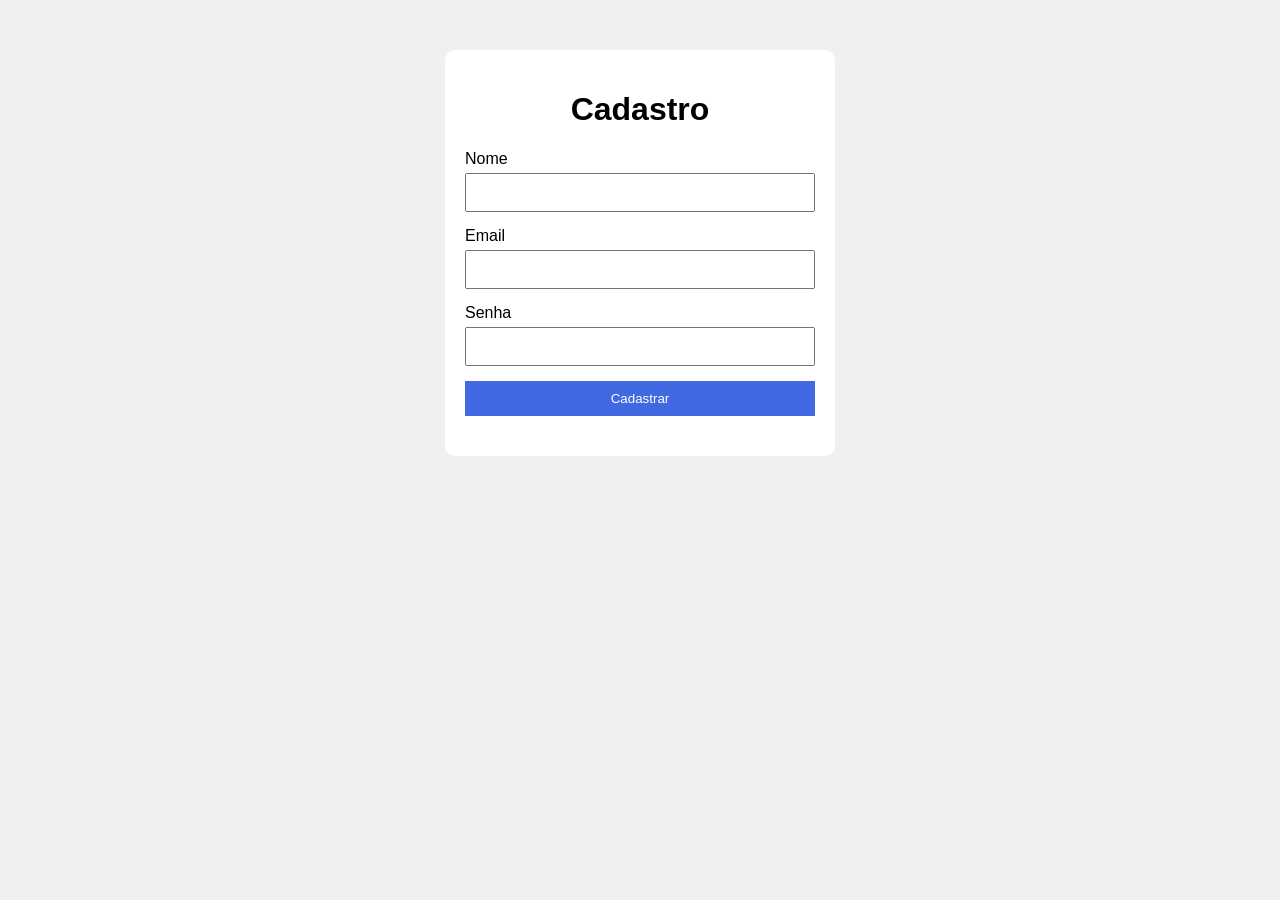
<file: index.html>
<!DOCTYPE html>
<html lang="pt-BR">
<head>
    <meta charset="UTF-8">
    <meta name="viewport" content="width=device-width, initial-scale=1.0">
    <title>Cadastro</title>

    <link rel="stylesheet" href="style.css">
    <script src="script.js" defer></script>
</head>
<body>

    <div class="container">

        <h1>Cadastro</h1>

        <form id="formCadastro">

            <ul>    

                <li>
                    <label for="nome">Nome</label>
                    <input type="text" id="nome" required>
                </li>

                <li>
                    <label for="email">Email</label>
                    <input type="text" id="email" required>
                </li>

                <li>
                    <label for="senha">Senha</label> 
                    <input type="password" id="senha" required> 
                </li>

                <li>
                    <button type="submit">
                        Cadastrar
                    </button>
                </li>

            </ul>

        </form>

        <p id="mensagem"></p>

    </div>

</body>
</html>
</file>
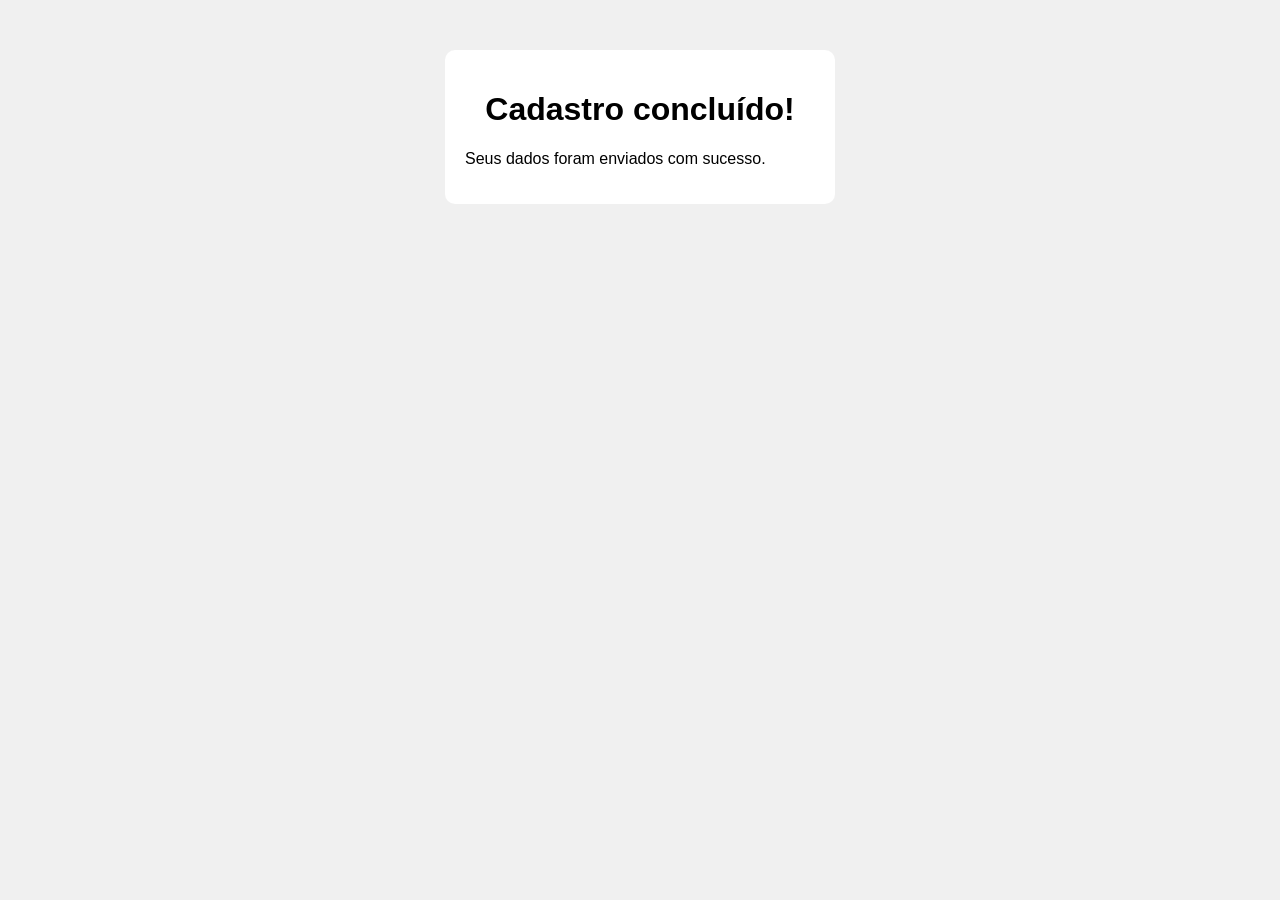
<file: sucesso.html>
<!DOCTYPE html>
<html lang="pt-BR">
<head>
    <meta charset="UTF-8">
    <meta name="viewport" content="width=device-width, initial-scale=1.0">
    <title>Sucesso</title>

    <link rel="stylesheet" href="style.css">
</head>
<body>

    <div class="container">

        <h1>Cadastro concluído!</h1>

        <p>
            Seus dados foram enviados com sucesso.
        </p>

    </div>

</body>
</html>
</file>
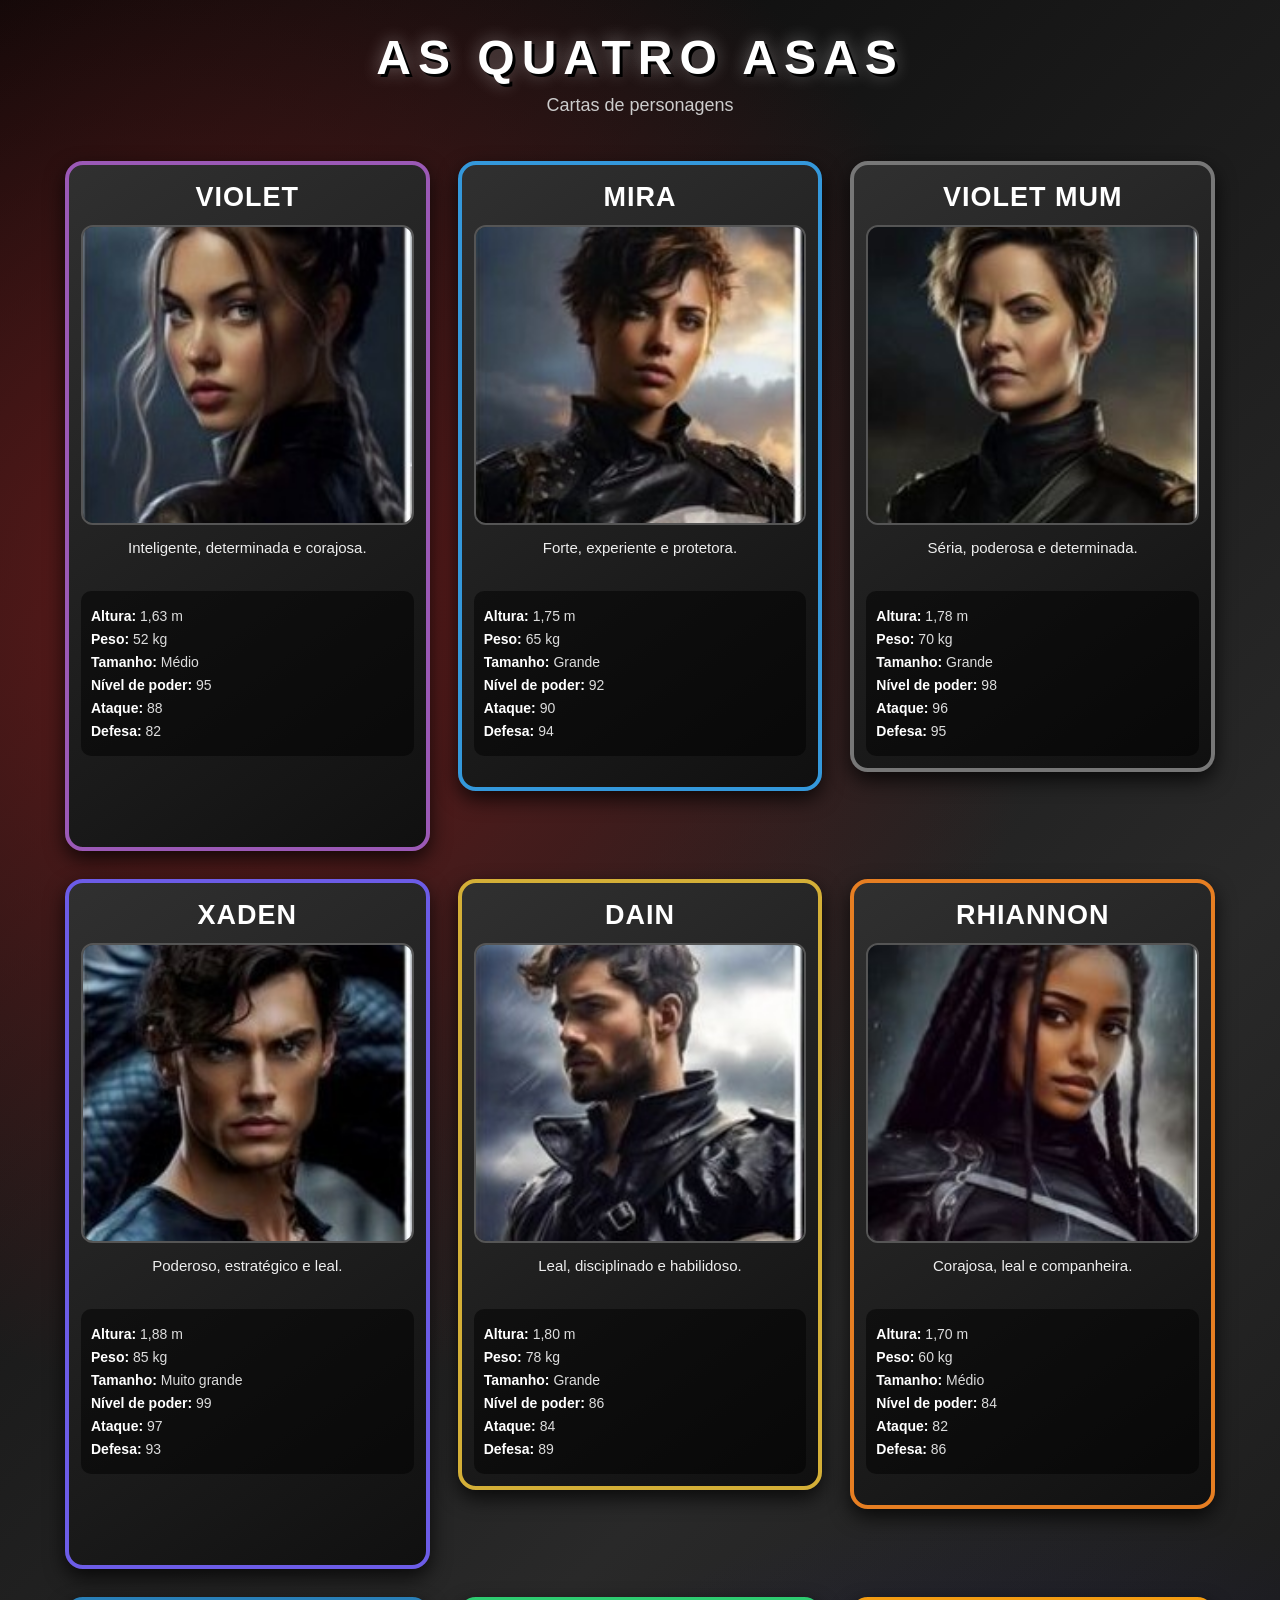
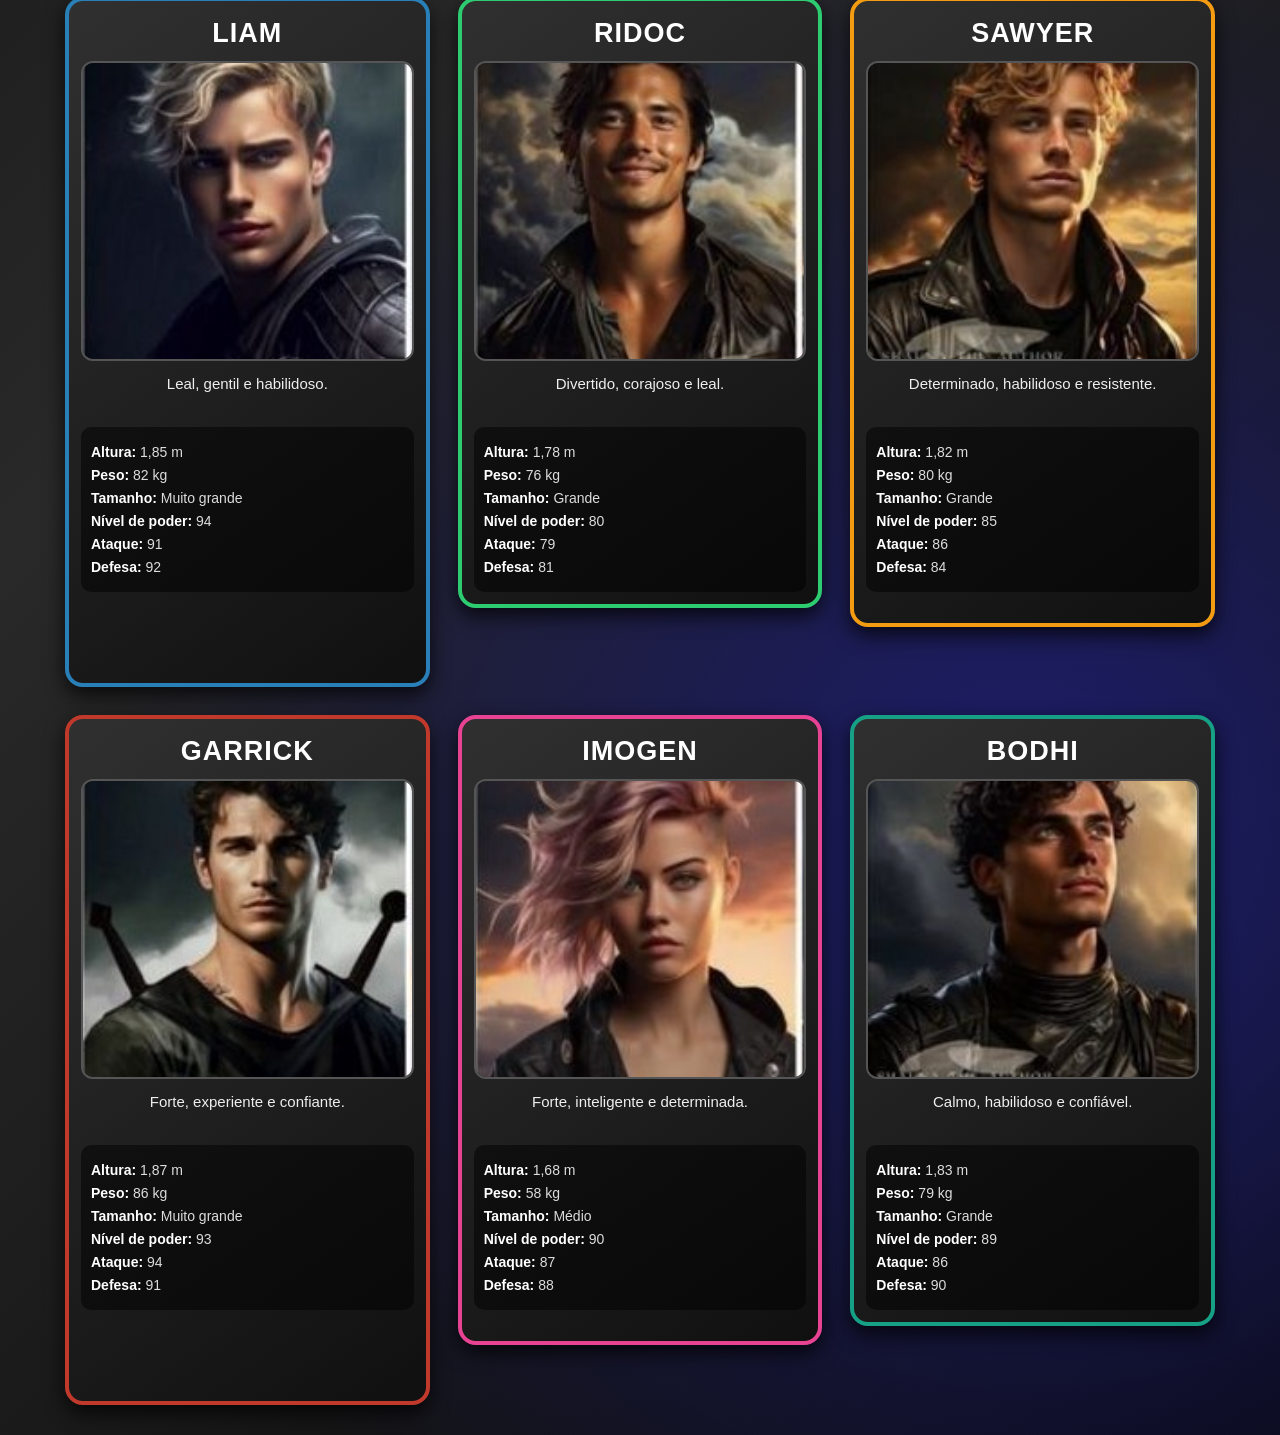
<file: cartas/site.html>
<!DOCTYPE html>
<html lang="pt-BR">

<head>
    <meta charset="UTF-8">
    <meta name="viewport" content="width=device-width, initial-scale=1.0">

    <title>AS QUATRO ASAS</title>

    <link rel="stylesheet" href="caixa.css">
</head>

<body>

    <header>
        <h1>AS QUATRO ASAS</h1>
        <p>Cartas de personagens</p>
    </header>

    <main class="cartas">

        <div class="carta violet carta-alta">
            <h2>Violet</h2>
            <img src="violet.jpg" alt="Violet">
            <p class="descricao">Inteligente, determinada e corajosa.</p>

            <div class="atributos">
                <p><strong>Altura:</strong> 1,63 m</p>
                <p><strong>Peso:</strong> 52 kg</p>
                <p><strong>Tamanho:</strong> Médio</p>
                <p><strong>Nível de poder:</strong> 95</p>
                <p><strong>Ataque:</strong> 88</p>
                <p><strong>Defesa:</strong> 82</p>
            </div>
        </div>


        <div class="carta mira carta-media">
            <h2>Mira</h2>
            <img src="mira.jpg" alt="Mira">
            <p class="descricao">Forte, experiente e protetora.</p>

            <div class="atributos">
                <p><strong>Altura:</strong> 1,75 m</p>
                <p><strong>Peso:</strong> 65 kg</p>
                <p><strong>Tamanho:</strong> Grande</p>
                <p><strong>Nível de poder:</strong> 92</p>
                <p><strong>Ataque:</strong> 90</p>
                <p><strong>Defesa:</strong> 94</p>
            </div>
        </div>


        <div class="carta mum carta-baixa">
            <h2>Violet Mum</h2>
            <img src="violet_mum.jpg" alt="Violet Mum">
            <p class="descricao">Séria, poderosa e determinada.</p>

            <div class="atributos">
                <p><strong>Altura:</strong> 1,78 m</p>
                <p><strong>Peso:</strong> 70 kg</p>
                <p><strong>Tamanho:</strong> Grande</p>
                <p><strong>Nível de poder:</strong> 98</p>
                <p><strong>Ataque:</strong> 96</p>
                <p><strong>Defesa:</strong> 95</p>
            </div>
        </div>


        <div class="carta xaden carta-alta">
            <h2>Xaden</h2>
            <img src="xaden.jpg" alt="Xaden">
            <p class="descricao">Poderoso, estratégico e leal.</p>

            <div class="atributos">
                <p><strong>Altura:</strong> 1,88 m</p>
                <p><strong>Peso:</strong> 85 kg</p>
                <p><strong>Tamanho:</strong> Muito grande</p>
                <p><strong>Nível de poder:</strong> 99</p>
                <p><strong>Ataque:</strong> 97</p>
                <p><strong>Defesa:</strong> 93</p>
            </div>
        </div>


        <div class="carta dain carta-baixa">
            <h2>Dain</h2>
            <img src="dain.jpg" alt="Dain">
            <p class="descricao">Leal, disciplinado e habilidoso.</p>

            <div class="atributos">
                <p><strong>Altura:</strong> 1,80 m</p>
                <p><strong>Peso:</strong> 78 kg</p>
                <p><strong>Tamanho:</strong> Grande</p>
                <p><strong>Nível de poder:</strong> 86</p>
                <p><strong>Ataque:</strong> 84</p>
                <p><strong>Defesa:</strong> 89</p>
            </div>
        </div>


        <div class="carta rhiannon carta-media">
            <h2>Rhiannon</h2>
            <img src="rhiannon.jpg" alt="Rhiannon">
            <p class="descricao">Corajosa, leal e companheira.</p>

            <div class="atributos">
                <p><strong>Altura:</strong> 1,70 m</p>
                <p><strong>Peso:</strong> 60 kg</p>
                <p><strong>Tamanho:</strong> Médio</p>
                <p><strong>Nível de poder:</strong> 84</p>
                <p><strong>Ataque:</strong> 82</p>
                <p><strong>Defesa:</strong> 86</p>
            </div>
        </div>


        <div class="carta liam carta-alta">
            <h2>Liam</h2>
            <img src="liam.jpg" alt="Liam">
            <p class="descricao">Leal, gentil e habilidoso.</p>

            <div class="atributos">
                <p><strong>Altura:</strong> 1,85 m</p>
                <p><strong>Peso:</strong> 82 kg</p>
                <p><strong>Tamanho:</strong> Muito grande</p>
                <p><strong>Nível de poder:</strong> 94</p>
                <p><strong>Ataque:</strong> 91</p>
                <p><strong>Defesa:</strong> 92</p>
            </div>
        </div>


        <div class="carta ridoc carta-baixa">
            <h2>Ridoc</h2>
            <img src="ridoc.jpg" alt="Ridoc">
            <p class="descricao">Divertido, corajoso e leal.</p>

            <div class="atributos">
                <p><strong>Altura:</strong> 1,78 m</p>
                <p><strong>Peso:</strong> 76 kg</p>
                <p><strong>Tamanho:</strong> Grande</p>
                <p><strong>Nível de poder:</strong> 80</p>
                <p><strong>Ataque:</strong> 79</p>
                <p><strong>Defesa:</strong> 81</p>
            </div>
        </div>


        <div class="carta sawyer carta-media">
            <h2>Sawyer</h2>
            <img src="sawyer.jpg" alt="Sawyer">
            <p class="descricao">Determinado, habilidoso e resistente.</p>

            <div class="atributos">
                <p><strong>Altura:</strong> 1,82 m</p>
                <p><strong>Peso:</strong> 80 kg</p>
                <p><strong>Tamanho:</strong> Grande</p>
                <p><strong>Nível de poder:</strong> 85</p>
                <p><strong>Ataque:</strong> 86</p>
                <p><strong>Defesa:</strong> 84</p>
            </div>
        </div>


        <div class="carta garrick carta-alta">
            <h2>Garrick</h2>
            <img src="garrick.jpg" alt="Garrick">
            <p class="descricao">Forte, experiente e confiante.</p>

            <div class="atributos">
                <p><strong>Altura:</strong> 1,87 m</p>
                <p><strong>Peso:</strong> 86 kg</p>
                <p><strong>Tamanho:</strong> Muito grande</p>
                <p><strong>Nível de poder:</strong> 93</p>
                <p><strong>Ataque:</strong> 94</p>
                <p><strong>Defesa:</strong> 91</p>
            </div>
        </div>


        <div class="carta imogen carta-media">
            <h2>Imogen</h2>
            <img src="imogen.jpg" alt="Imogen">
            <p class="descricao">Forte, inteligente e determinada.</p>

            <div class="atributos">
                <p><strong>Altura:</strong> 1,68 m</p>
                <p><strong>Peso:</strong> 58 kg</p>
                <p><strong>Tamanho:</strong> Médio</p>
                <p><strong>Nível de poder:</strong> 90</p>
                <p><strong>Ataque:</strong> 87</p>
                <p><strong>Defesa:</strong> 88</p>
            </div>
        </div>


        <div class="carta bodhi carta-baixa">
            <h2>Bodhi</h2>
            <img src="bodhi.jpg" alt="Bodhi">
            <p class="descricao">Calmo, habilidoso e confiável.</p>

            <div class="atributos">
                <p><strong>Altura:</strong> 1,83 m</p>
                <p><strong>Peso:</strong> 79 kg</p>
                <p><strong>Tamanho:</strong> Grande</p>
                <p><strong>Nível de poder:</strong> 89</p>
                <p><strong>Ataque:</strong> 86</p>
                <p><strong>Defesa:</strong> 90</p>
            </div>
        </div>

    </main>

</body>
</html>
</file>
<file: style.css>
body {
    background-color: #f0f0f0;
    font-family: Arial;
}

.container {
    width: 350px;
    margin: 50px auto;
    background-color: white;
    padding: 20px;
    border-radius: 10px;
}

h1 {
    text-align: center;
}

ul {
    list-style: none;
    padding: 0;
}

li {
    margin-bottom: 15px;
}

label {
    display: block;
    margin-bottom: 5px;
}

input {
    width: 100%;
    padding: 10px;
    box-sizing: border-box;
}

button {
    width: 100%;
    padding: 10px;
    border: none;
    background-color: royalblue;
    color: white;
}

button:hover{
    background-color: darkblue;
}

#mensagem{
    margin-top: 20px;
    text-align: center;
    font-weight: bold;
}
</file>
<file: cartas/caixa.css>
* {
    box-sizing: border-box;
}

body {
    margin: 0;
    padding: 30px;

    font-family: Arial, sans-serif;
    color: white;

    min-height: 100vh;

    background:
        radial-gradient(circle at 20% 20%, #641b1b, transparent 30%),
        radial-gradient(circle at 80% 80%, #1d1d6b, transparent 35%),
        linear-gradient(135deg, #050505, #292929, #050505);
}


/* TÍTULO */

header {
    text-align: center;
    margin-bottom: 45px;
}

header h1 {
    margin: 0;

    font-size: 48px;
    letter-spacing: 7px;

    text-shadow:
        3px 3px 0 #000,
        0 0 18px rgba(255, 255, 255, 0.4);
}

header p {
    margin-top: 10px;

    color: #cccccc;
    font-size: 18px;
}


/* ÁREA DAS CARTAS */

.cartas {
    max-width: 1150px;

    margin: auto;

    display: grid;

    grid-template-columns: repeat(3, 1fr);

    align-items: start;

    gap: 28px;
}


/* CARTA */

.carta {
    padding: 12px;

    background:
        linear-gradient(145deg, #303030, #101010);

    border: 4px solid;

    border-radius: 18px;

    text-align: center;

    box-shadow:
        0 8px 20px rgba(0, 0, 0, 0.75);

    transition: 0.3s;
}


/* ALTURAS DIFERENTES */

.carta-alta {
    min-height: 690px;
}

.carta-media {
    min-height: 630px;
}

.carta-baixa {
    min-height: 570px;
}


/* EFEITO */

.carta:hover {
    transform: translateY(-10px) scale(1.02);

    box-shadow:
        0 18px 35px rgba(0, 0, 0, 0.9);
}


/* NOME */

.carta h2 {
    margin: 5px 0 12px;

    font-size: 27px;

    text-transform: uppercase;

    letter-spacing: 1px;
}


/* IMAGENS */

.carta img {
    width: 100%;
    height: 300px;

    display: block;

    object-fit: cover;
    object-position: center;

    border-radius: 12px;

    border: 2px solid #555;
}


/* DESCRIÇÃO */

.descricao {
    min-height: 38px;

    margin: 14px 5px;

    color: #eeeeee;

    font-size: 15px;
}


/* ATRIBUTOS */

.atributos {
    padding: 10px;

    background-color: rgba(0, 0, 0, 0.5);

    border-radius: 10px;

    text-align: left;
}

.atributos p {
    margin: 7px 0;

    font-size: 14px;

    color: #dddddd;
}

.atributos strong {
    color: white;
}


/* CORES */

.violet {
    border-color: #9b59b6;
}

.mira {
    border-color: #3498db;
}

.mum {
    border-color: #777777;
}

.xaden {
    border-color: #6c5ce7;
}

.dain {
    border-color: #d4af37;
}

.rhiannon {
    border-color: #e67e22;
}

.liam {
    border-color: #2980b9;
}

.ridoc {
    border-color: #2ecc71;
}

.sawyer {
    border-color: #f39c12;
}

.garrick {
    border-color: #c0392b;
}

.imogen {
    border-color: #e84393;
}

.bodhi {
    border-color: #16a085;
}


/* TABLET */

@media (max-width: 850px) {

    .cartas {
        grid-template-columns: repeat(2, 1fr);
    }

    header h1 {
        font-size: 38px;
    }

}


/* CELULAR */

@media (max-width: 550px) {

    body {
        padding: 15px;
    }

    .cartas {
        grid-template-columns: 1fr;
    }

    .carta-alta,
    .carta-media,
    .carta-baixa {
        min-height: auto;
    }

    header h1 {
        font-size: 30px;
        letter-spacing: 3px;
    }

}
</file>
